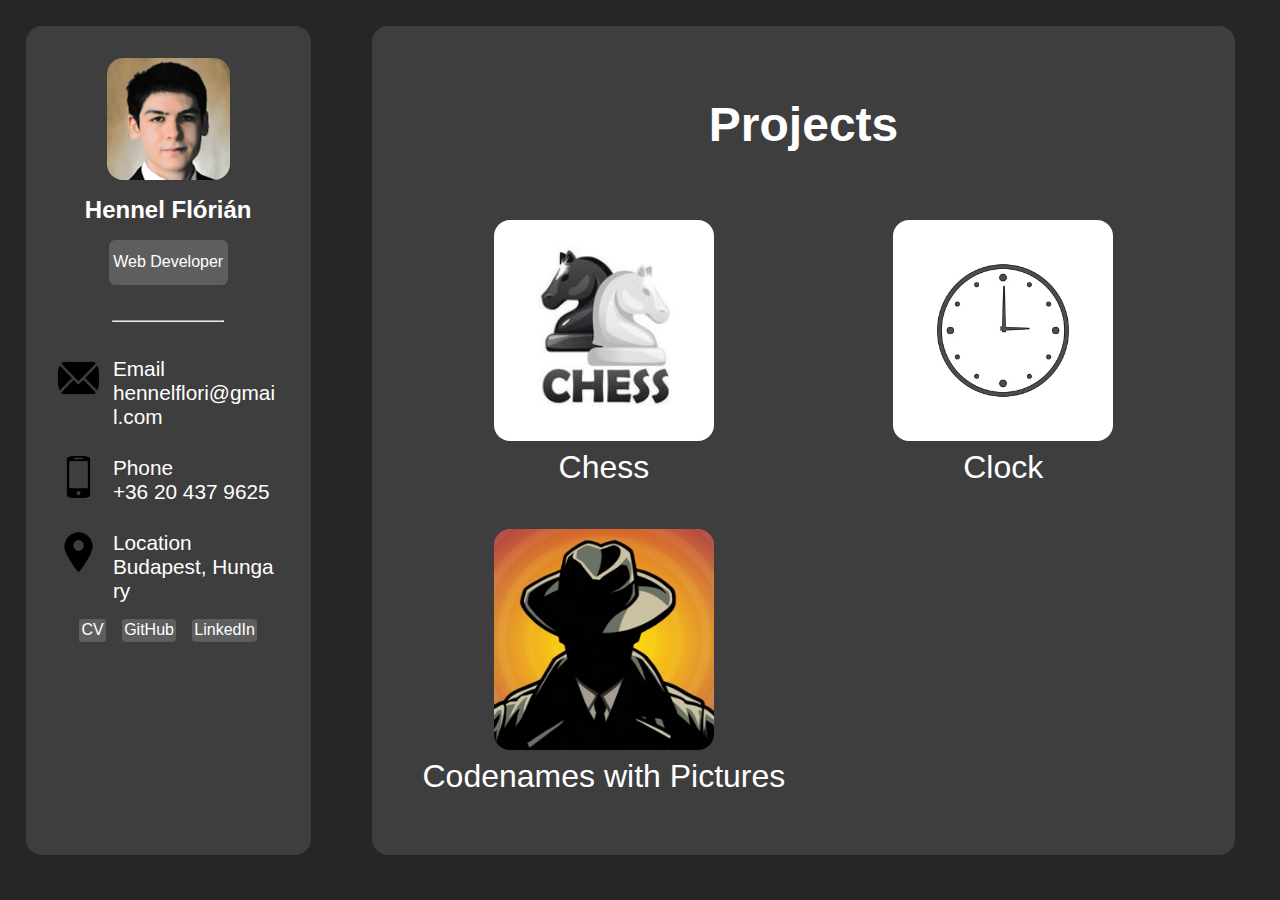
<file: index.html>
<!DOCTYPE html>
<html lang="en">
<head>
    <meta charset="UTF-8">
    <meta name="viewport" content="width=device-width, initial-scale=1.0">
    <link rel="stylesheet" href="style.css">
    <script src="scripts.js"></script>
    <title>Hennel Flórián - Projects</title>
</head>
<body>
        <div id="contact">
            <img src="pictures/profil.png" alt="profil">
            <h3 id="name">Hennel Flórián</h3>
            <div id="role">Web developer</div>
            <hr width="50%">
            <div id="email">
                <img class="copy" src="pictures/email.png" alt="hennelflori@gmail.com" title="Click to copy!">
                <div>Email</div>
                <div>hennelflori@gmail.com</div>
            </div>
            <div id="email">
                <img class="copy" src="pictures/phone.png" alt="+36 20 437 9625" title="Click to copy!">
                <div>Phone</div>
                <div>+36 20 437 9625</div>
            </div>
            <div id="email">
                <img src="pictures/map.png" alt="Location">
                <div>Location</div>
                <div>Budapest, Hungary</div>
            </div>
            <div id="cv">
                <a href="cv.pdf" download>CV</a>
                <a href="https://github.com/florianhennel" target="_blank">GitHub</a>
                <a href="https://www.linkedin.com/in/flórián-hennel-5066b6141/" target="_blank">LinkedIn</a>
            </div>
        </div>
        <div id="projects">
            <h2>Projects</h2>
            <article id="chess" >
                <a href="chess/index.html"><img src="pictures/chess.jpg" alt="chess_project"></a>
                <div>Chess            </article>
            <article id="clock" >
                <a href="clock/index.html">
                    <img src="pictures/clock.jpg" alt="clock_project">
                </a>
                <div>Clock</div>
            </article>
            <article id="codenames" >
                <a href="https://codenames-frontend-hf8p.onrender.com/" target="_blank">
                    <img src="pictures/codenames.jpg" alt="codenames_game">
                </a>
                <div>Codenames with Pictures</div>
            </article>
        </div>
</body>
</html>
</file>
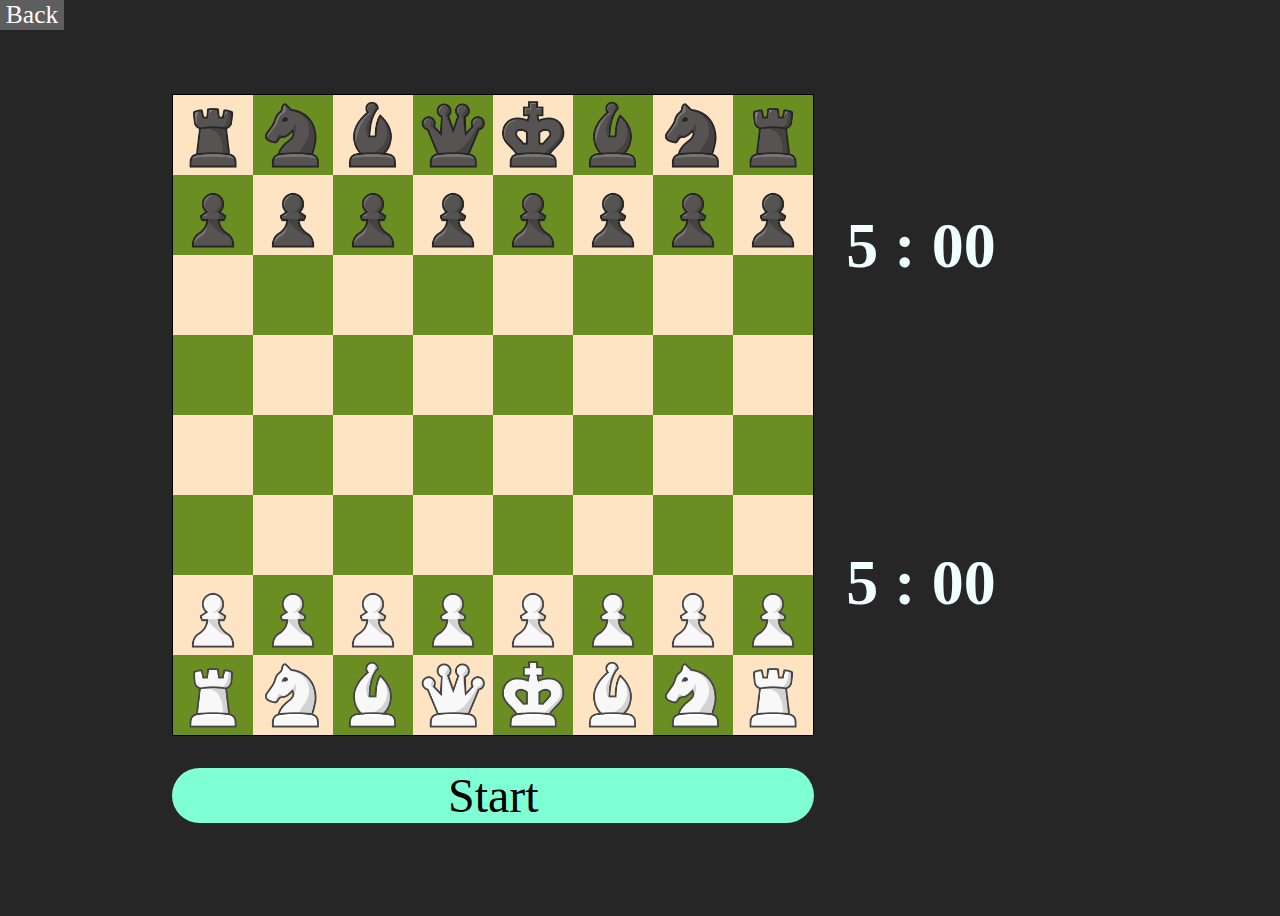
<file: chess/index.html>
<!DOCTYPE html>
<html lang="en">
<head>
    <meta charset="UTF-8">
    <meta http-equiv="X-UA-Compatible" content="IE=edge">
    <link rel="stylesheet" href="style.css">
    <meta name="viewport" content="width=device-width, initial-scale=1.0">
    <script src="script.js"></script>
    <title>Chess</title>
</head>
<body>
<a href="../index.html" id="back">Back</a>
    <div id="game">
        <div id="board">
            <div id="pawnChoices"><img id="choices" class="queen" src="./pictures/whitequeen.png"></div>
            <div id="pawnChoices"><img id="choices" class="rook" src="./pictures/whiterook.png"></div>
            <div id="pawnChoices"><img id="choices" class="bishop" src="./pictures/whitebishop.png"></div>
            <div id="pawnChoices"><img id="choices" class="knight" src="./pictures/whiteknight.png"></div>
            <div class="squares" id="mezo2" cellindex="1">1</div>
            <div class="squares" id="mezo" cellindex="2">2</div>
            <div class="squares" id="mezo2" cellindex="3">3</div>
            <div class="squares" id="mezo" cellindex="4">4</div>
            <div class="squares" id="mezo2" cellindex="5">5</div>
            <div class="squares" id="mezo" cellindex="6">6</div>
            <div class="squares" id="mezo2" cellindex="7">7</div>
            <div class="squares" id="mezo" cellindex="8">8</div>
            <div class="squares" id="mezo" cellindex="9">9</div>
            <div class="squares" id="mezo2" cellindex="10">10</div>
            <div class="squares" id="mezo" cellindex="11">11</div>
            <div class="squares" id="mezo2" cellindex="12">12</div>
            <div class="squares" id="mezo" cellindex="13">13</div>
            <div class="squares" id="mezo2" cellindex="14">14</div>
            <div class="squares" id="mezo" cellindex="15">15</div>
            <div class="squares" id="mezo2" cellindex="16">16</div>
            <div class="squares" id="mezo2" cellindex="17">17</div>
            <div class="squares" id="mezo" cellindex="18">18</div>
            <div class="squares" id="mezo2" cellindex="19">19</div>
            <div class="squares" id="mezo" cellindex="20">20</div>
            <div class="squares" id="mezo2" cellindex="21">21</div>
            <div class="squares" id="mezo" cellindex="22">22</div>
            <div class="squares" id="mezo2" cellindex="23">23</div>
            <div class="squares" id="mezo" cellindex="24">24</div>
            <div class="squares" id="mezo" cellindex="25">25</div>
            <div class="squares" id="mezo2" cellindex="26">26</div>
            <div class="squares" id="mezo" cellindex="27">27</div>
            <div class="squares" id="mezo2" cellindex="28">28</div>
            <div class="squares" id="mezo" cellindex="29">29</div>
            <div class="squares" id="mezo2" cellindex="30">30</div>
            <div class="squares" id="mezo" cellindex="31">31</div>
            <div class="squares" id="mezo2" cellindex="32">32</div>
            <div class="squares" id="mezo2" cellindex="33">33</div>
            <div class="squares" id="mezo" cellindex="34">34</div>
            <div class="squares" id="mezo2" cellindex="35">35</div>
            <div class="squares" id="mezo" cellindex="36">36</div>
            <div class="squares" id="mezo2" cellindex="37">37</div>
            <div class="squares" id="mezo" cellindex="38">38</div>
            <div class="squares" id="mezo2" cellindex="39">39</div>
            <div class="squares" id="mezo" cellindex="40">40</div>
            <div class="squares" id="mezo" cellindex="41">41</div>
            <div class="squares" id="mezo2" cellindex="42">42</div>
            <div class="squares" id="mezo" cellindex="43">43</div>
            <div class="squares" id="mezo2" cellindex="44">44</div>
            <div class="squares" id="mezo" cellindex="45">45</div>
            <div class="squares" id="mezo2" cellindex="46">46</div>
            <div class="squares" id="mezo" cellindex="47">47</div>
            <div class="squares" id="mezo2" cellindex="48">48</div>
            <div class="squares" id="mezo2" cellindex="49">49</div>
            <div class="squares" id="mezo" cellindex="50">50</div>
            <div class="squares" id="mezo2" cellindex="51">51</div>
            <div class="squares" id="mezo" cellindex="52">52</div>
            <div class="squares" id="mezo2" cellindex="53">53</div>
            <div class="squares" id="mezo" cellindex="54">54</div>
            <div class="squares" id="mezo2" cellindex="55">55</div>
            <div class="squares" id="mezo" cellindex="56">56</div>
            <div class="squares" id="mezo" cellindex="57">57</div>
            <div class="squares" id="mezo2" cellindex="58">58</div>
            <div class="squares" id="mezo" cellindex="59">59</div>
            <div class="squares" id="mezo2" cellindex="60">60</div>
            <div class="squares" id="mezo" cellindex="61">61</div>
            <div class="squares" id="mezo2" cellindex="62">62</div>
            <div class="squares" id="mezo" cellindex="63">63</div>
            <div class="squares" id="mezo2" cellindex="64">64</div>
        </div>
        <h2 id="blackClock" class="clock">5 : 00</h2>
        <h2 id="whiteClock" class="clock">5 : 00</h2>
        <div id="start">Start</div>
    </div>
</body>
</html>
</file>
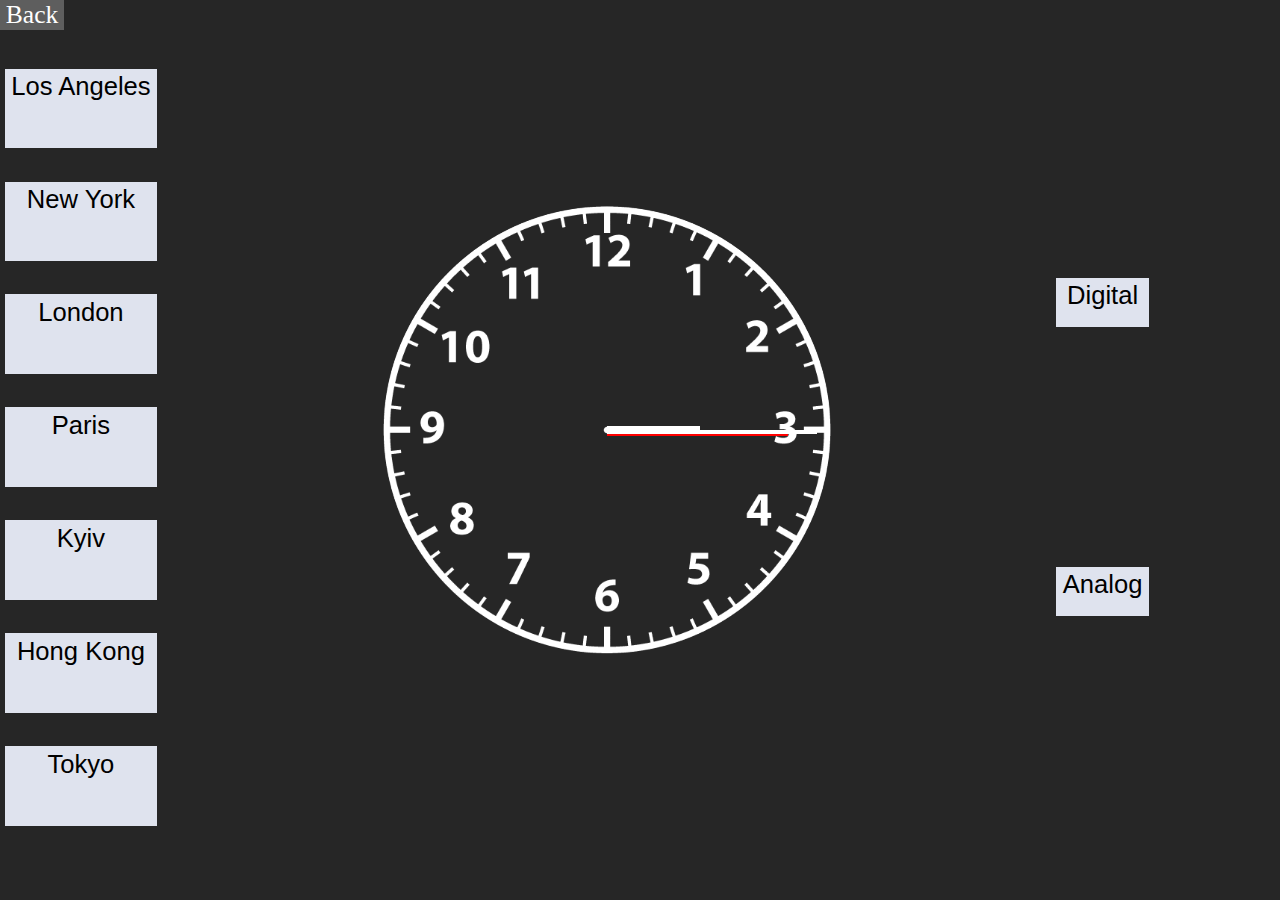
<file: clock/index.html>
<!DOCTYPE html>
<html lang="en">
<head>
    <meta charset="UTF-8">
    <meta name="viewport" content="width=device-width, initial-scale=1.0">
    <title>Analog Clock</title>
    <link rel="stylesheet" href="style.css">
    <script src="scripts.js"></script>
</head>
<body>
    <a href="../index.html" id="back">Back</a>
<main>
    <div class="timezones">
        <div>Los Angeles<br><span id="cityTimes"></span></div>
        <div>New York<br><span id="cityTimes"></span></div>
        <div>London<br><span id="cityTimes"></span></div>
        <div>Paris<br><span id="cityTimes"></span></div>
        <div>Kyiv<br><span id="cityTimes"></span></div>
        <div>Hong Kong<br><span id="cityTimes"></span></div>
        <div>Tokyo<br><span id="cityTimes"></span></div>
    </div>
    <div>
        <div id="analogClock">
            <div class="hand" id="hour"></div>
            <div class="hand" id="minute"></div>
            <div class="hand" id="second"></div>
        </div>
        <div id="digitalClock">
        </div>
    </div>
    <div class="timezones">
        <div class="changer">Digital</div>
        <div class="changer">Analog</div>
    </div>
</main>
</body>
</html>
</file>
<file: style.css>
:root{
    --background:#262626;
    --secondary:#3e3e3e;
    --emphasis:#5e5e5e;
}
body{
    background-color: var(--background);
    font-family: 'Gill Sans', 'Gill Sans MT', Calibri, 'Trebuchet MS', sans-serif;
    display: flex;
    flex-direction: row;
    margin: 2%;
    gap: 5%;
    height: 10svh;
}
#contact{
    display: flex;
    flex-direction: column;
    align-items: center;
    padding: 2rem;
    color:white;
    width: 18%;
    gap: 1rem;
    height: 85svh;
    background-color: var(--secondary);
    border-radius: 1rem;
    text-align: center;
}
#name{
    text-transform: capitalize;
    font-size: 1.5rem;
    margin: 0;
}
#role{
    border-radius: 0.4rem;
    padding: 2%;
    display: flex;
    background-color: var(--emphasis);
    align-items: center;
    text-align: center;
    aspect-ratio: 3;
    text-transform:capitalize;
    margin-bottom: 5%;
}
#contact img{
    border-radius: 1rem;
}
#email{
    margin-top: 5%;
    display:grid;
    grid-template-columns: auto 75%;
    text-align: left;
    font-size: 1.3rem;
    word-break: break-all;
}
#email img{
    grid-area: 1 / 1 / 3 / 2;
    width: 75%;
    cursor: pointer;   
}
#cv{
    display: flex;
    width: 20%;
    gap: 1rem;
    text-align: center;
    align-items: center;
    justify-content: center;
}
#cv a{
    cursor: pointer;
    border-radius: 10%;
    padding: 5%;
    background-color:var(--emphasis);
    text-decoration: none;
    text-transform: none;
    color: white;
}
#projects{
    display: grid;
    grid-template-columns: 50% 50%;
    width: 65%;
    color: white;
    font-size: 2rem;
    user-select: none;
    justify-content: center;
    height: 85svh;
    overflow: auto;
    background-color: var(--secondary);
    border-radius: 1rem;
    text-align: center;
    padding: 2rem;
}
::-webkit-scrollbar{
    width: 1rem;
}
::-webkit-scrollbar-track{
    border-radius: 10px;
    background-color: var(--emphasis);
}
::-webkit-scrollbar-thumb{
    background: #363636;
    border-radius: 10px;
}
#projects h2{
    grid-area: 1/1/2/3;
}
#projects img{
    width: 60%;
    border-radius: 1rem;
    cursor: pointer;
}
#projects article{
    margin: 1rem;
}
@media screen and (max-width:1100px){
main{
    flex-direction: column;
    align-items: center;
    
}
#contact{
    width: 50%;
    margin: 5%;
}
}
</file>
<file: chess/style.css>
body{
    display: flex;
    justify-content: center;
    text-align: center;
    align-items: center;
    background-color:#262626;
    width: 90vw;
    height: 100vh;
}
#back{
    width: 5%;
    position: absolute;
    top: 0;
    left: 0;
    background-color: #5e5e5e;
    color: white;
    text-decoration: none;
    font-size: 2vw;
}
.hint{
    background-color: thistle !important;
    
}
.hint2{
    background-color:coral !important;
}
#game h1{
    font-size: 55px;
    font-family: MV Boli,sans-serif;
    text-align: center;
    margin:auto
}
#game{
    display: grid;
    grid-template-columns: auto auto;
    gap: 2em;
}
#board{
    grid-area: 1 / 1 / 3 / 2;
    display: grid;
    grid-template-columns: auto auto auto auto auto auto auto auto;
    border: 1px solid black;
    text-align: center;
}
#mezo{
    background-color:olivedrab;
}
#mezo2{
    background-color:bisque;
}
#start{
    border-radius: 1em;
    background-color: aquamarine;
    font-size:3em;
    color:var(--background);
    cursor: pointer;
}
.clock{
    display: flex;
    justify-content: center;
    align-items: center;
    font-size:5vw;
    color:azure
}
.squares{
    height: 5rem;
    width: 5rem;
    line-height: 5rem;
    cursor:pointer;
}
.squares img{
    width: 100%;
    height: 100%;
}
button{
    width: 30%;
}
#pawnChoices{
    background-color: darkcyan;
    display: none;
    flex-direction: column;
    z-index: 10;
    transform:translateX(-100%);
    cursor:pointer;
}
#pawnChoices:nth-child(1){
    grid-area: 1/1/1/1;
}
#pawnChoices:nth-child(2){
    grid-area: 2/1/2/1;
}
#pawnChoices:nth-child(3){
    grid-area: 3/1/3/1;
}
#pawnChoices:nth-child(4){
    grid-area: 4/1/4/1;
}
#choices{
    width: 5rem;
    height: 5rem;
}
@media screen and (max-width:1040px) {
body{
    width: 100vw;
}
.squares{
    height: 10vw;
    width: 10vw;
    line-height: 5vw;
    cursor:pointer;
}
.squares img{
    width: 100%;
    height: 100%;
}
#choices{
    width: 10vw;
    height: 10vw;
}
#game{
    width:80%;
}
#back{
    width: 10%;
    font-size: 4vw;
}
#board{
    grid-area: 1 / 1 / 2 / 3;
    gap: 0;
}
#start{
    grid-area: 3/1/4/3;
}
#whiteClock{
    grid-area: 2/1/3/2;
}
}
</file>
<file: clock/style.css>
body{
    background-color:#262626;
    text-align: center;
}
main{
    display: flex;
    justify-content: space-between;
    align-items:center;
    margin-right: 10%;
    gap: 20%;
}
#back{
    width: 5%;
    position: absolute;
    top: 0;
    left: 0;
    background-color: #5e5e5e;
    color: white;
    text-decoration: none;
    font-size: 2vw;
}
#analogClock{
    border-radius: 100%;
    width: 35vw;
    height: 35vw;
    background: url(numberPlate.png);
    background-repeat: no-repeat;
    background-size: cover;
    filter: invert(100%);
    user-select: none;
}
#digitalClock{
    display: none;
    color: #fefefe;
    width: 35vw;
    font-family: 'Gill Sans', 'Gill Sans MT', Calibri, 'Trebuchet MS', sans-serif;
    font-size: 12vw;
}
.hand{
    position: relative;
    top: 49%;
    left: 50%;
    transform-origin: left;
    filter: invert(100%);
}
#minute{
    width: 46%;
    border: 2px solid white;
    z-index: 200;
}
#hour{
    width: 20%;
    border: 2px solid white;
    z-index: 100;
    
}
#second{
    width: 40%;
    border: red solid 1px;
    z-index: 300;
}
.timezones{
    margin-top: 3%;
    display: flex;
    flex-direction: column;
    justify-content: space-evenly;
    align-items: center;
    height: 90vh;
}
.timezones div{
    margin: 5%;
    padding: 0.2rem;
    background-color: #dfe3ee;
    aspect-ratio: 2;
    width: 100%;
    text-align: center;
    text-shadow: #1f2126;
    text-transform: capitalize;
    font-family:'Trebuchet MS', 'Lucida Sans Unicode', 'Lucida Grande', 'Lucida Sans', Arial, sans-serif;
    cursor: pointer;
    user-select: none;
    font-size: 2vw;
}
.timezones div:active{
    background-color: #5cd2c6;
}
@media screen and (max-width:1040px) {
#back{
    width: 10%;
    font-size: 4vw;
}
main{
    flex-direction: column;
    justify-content: center;
    align-items: center;
    text-align: center;
    
}
.timezones{
    flex-direction: row;
    height: 100%;
    justify-content: center;
    gap: 2%;
    flex-wrap: wrap;
    width: 80%;
    
}
.timezones div{
    margin: 1%;
    width: 20%;font-size: 4vw;
}
}
</file>
